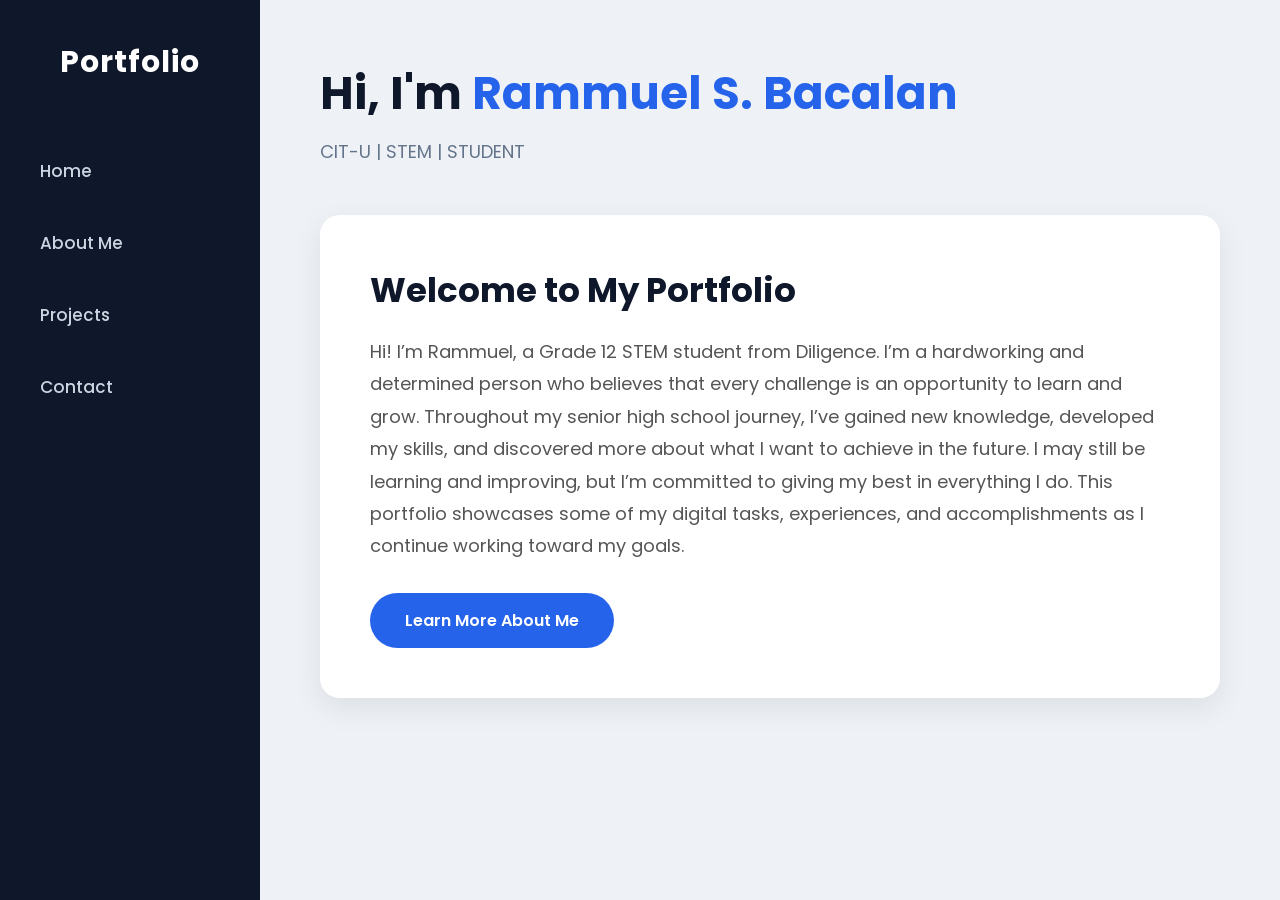
<file: index.html>
<!DOCTYPE html>
<html lang="en">

<head>
    <meta charset="UTF-8">
    <meta name="viewport" content="width=device-width, initial-scale=1.0">

    <title>My Portfolio | Home</title>

    <link rel="stylesheet" href="style.css">
</head>

<body>
 <!-- LOADING SCREEN -->
<div id="loader">
    <div class="loader-content">

        <img src="school-logo.png.png"
             alt="CIT-U Logo"
             class="school-logo">
    </div>
</div>

    <!-- =========================
         SIDEBAR
    ========================== -->

    <nav>

        <h2 class="logo">Portfolio</h2>

        <a href="index.html">Home</a>

        <a href="about.html">About Me</a>

        <a href="projects.html">Projects</a>

        <a href="contact.html">Contact</a>

    </nav>


    <!-- =========================
         MAIN CONTENT
    ========================== -->

    <main>

        <header>

            <h1>
                Hi, I'm
                <span>Rammuel S. Bacalan</span>
            </h1>

            <p>CIT-U | STEM | STUDENT</p>

        </header>


        <!-- HERO SECTION -->

        <section class="hero">

            <h2>Welcome to My Portfolio</h2>

            <p>
                Hi! I’m Rammuel, a Grade 12 STEM student from Diligence. I’m a hardworking and determined person who believes that every challenge is an opportunity to learn and grow. Throughout my senior high school journey, I’ve gained new knowledge, developed my skills, and discovered more about what I want to achieve in the future. I may still be learning and improving, but I’m committed to giving my best in everything I do. This portfolio showcases some of my digital tasks, experiences, and accomplishments as I continue working toward my goals.
                
            </p>

            <a href="about.html" class="button">
                Learn More About Me
            </a>

        </section>

    </main>


    <!-- =========================
         LOADING SCREEN SCRIPT
    ========================== -->

    <script>

        window.addEventListener("load", function () {

            const loader = document.getElementById("loader");

            setTimeout(function () {

                loader.classList.add("hidden");

            }, 500);

        });

    </script>

</body>

</html>
</file>
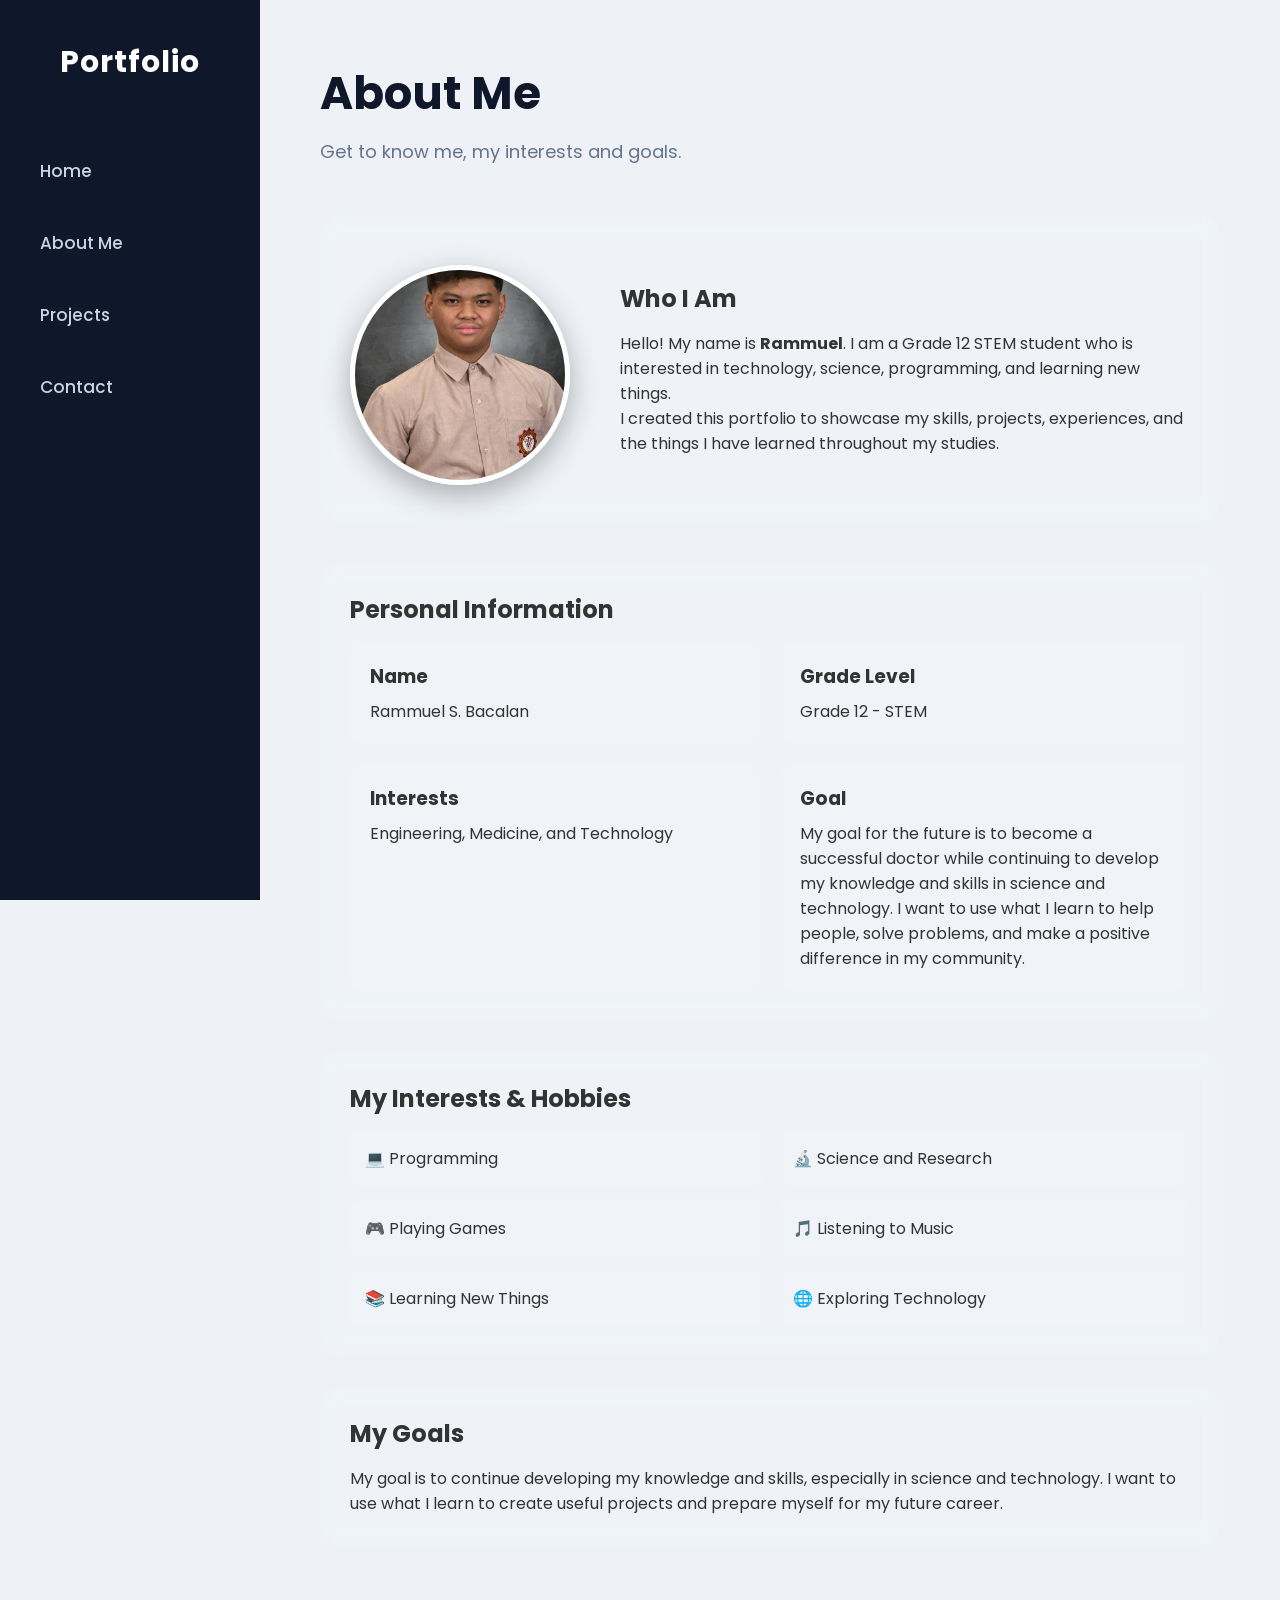
<file: about.html>
<!DOCTYPE html>
<html lang="en">
<head>
    <meta charset="UTF-8">
    <meta name="viewport" content="width=device-width, initial-scale=1.0">
    <title>About Me</title>
    <link rel="stylesheet" href="style.css">
</head>

<body>

    <body>

   <body>

    <!-- LOADING SCREEN -->
    <div id="loader">

        <div class="loader-content">

            <img src="school-logo.png.png"
                 alt="CIT-U Logo"
                 class="school-logo">

            <h2>Welcome to My Portfolio</h2>

            <p>Loading...</p>

        </div>

    </div>

    <!-- YOUR ABOUT PAGE CONTENT -->
    </div>

    <!-- YOUR NAVIGATION STARTS HERE -->
    <nav>
        <h2 class="logo">Portfolio</h2>

        <a href="index.html">Home</a>
        <a href="about.html">About Me</a>
        <a href="projects.html">Projects</a>
        <a href="contact.html">Contact</a>
    </nav>

    <main>

        <header>
            <h1>About Me</h1>
            <p>Get to know me, my interests and goals.</p>
        </header>

        <!-- Profile Section -->
        <section class="profile">

            <div class="profile-image">
                <img src="profile.png.jpg" alt="My Profile Photo">
            </div>

            <div class="profile-info">
                <h2>Who I Am</h2>

                <p>
                    Hello! My name is <strong>Rammuel</strong>. I am a Grade 12
                    STEM student who is interested in technology, science,
                    programming, and learning new things.
                </p>

                <p>
                    I created this portfolio to showcase my skills, projects,
                    experiences, and the things I have learned throughout my
                    studies.
                </p>
            </div>

        </section>

        <!-- Personal Information -->
        <section class="about-card">

            <h2>Personal Information</h2>

            <div class="info-grid">

                <div>
                    <h3>Name</h3>
                    <p>Rammuel S. Bacalan</p>
                </div>

                <div>
                    <h3>Grade Level</h3>
                    <p>Grade 12 - STEM</p>
                </div>

                <div>
                    <h3>Interests</h3>
                    <p>Engineering, Medicine, and Technology</p>
                </div>

                <div>
                    <h3>Goal</h3>
                    <p>My goal for the future is to become a successful doctor while continuing to develop my knowledge and skills in science and technology. I want to use what I learn to help people, solve problems, and make a positive difference in my community.</p>
                </div>

            </div>

        </section>

        <!-- Hobbies -->
        <section class="about-card">

            <h2>My Interests & Hobbies</h2>

            <ul class="hobbies">
                <li>💻 Programming</li>
                <li>🔬 Science and Research</li>
                <li>🎮 Playing Games</li>
                <li>🎵 Listening to Music</li>
                <li>📚 Learning New Things</li>
                <li>🌐 Exploring Technology</li>
            </ul>

        </section>

        <!-- Future Goals -->
        <section class="about-card">

            <h2>My Goals</h2>

            <p>
                My goal is to continue developing my knowledge and skills,
                especially in science and technology. I want to use what I
                learn to create useful projects and prepare myself for my
                future career.
            </p>

        </section>

    </main>
    <script>
    setTimeout(function() {
        document.getElementById("loader").classList.add("hidden");
    }, 500);
</script>


</body>
</html>
</file>
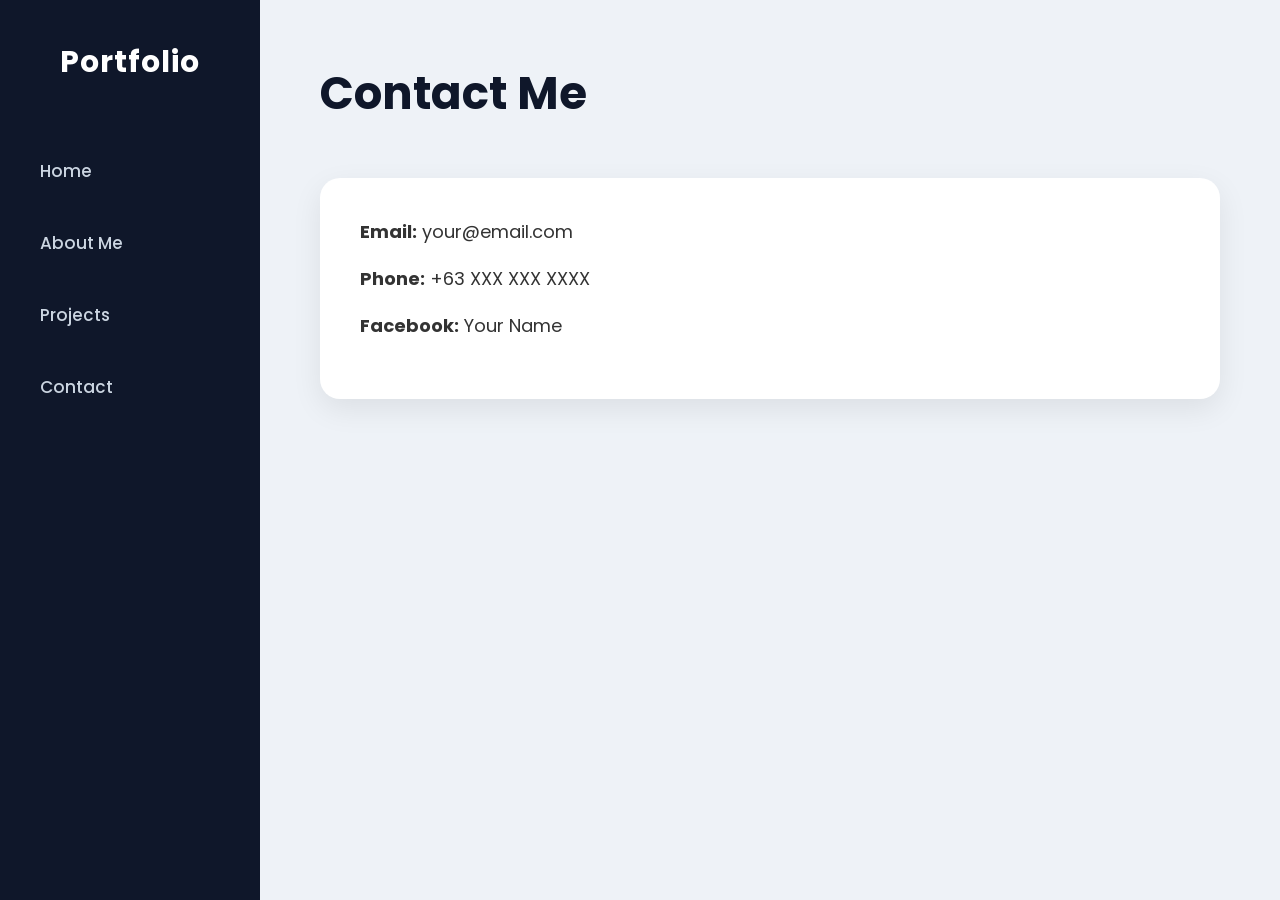
<file: contacts.html>
<!DOCTYPE html>
<html lang="en">
<head>
    <meta charset="UTF-8">
    <meta name="viewport" content="width=device-width, initial-scale=1.0">
    <title>Contact</title>
    <link rel="stylesheet" href="style.css">
</head>
<body>

   <body>

    <!-- LOADING SCREEN -->
    <div id="loader">

        <div class="loader-content">

            <img src="school-logo.png.png"
                 alt="CIT-U Logo"
                 class="school-logo">

            <h2>Welcome to My Portfolio</h2>

            <p>Loading...</p>

        </div>

    </div>

    <!-- YOUR ABOUT PAGE CONTENT -->

    <nav>
        <h2 class="logo">Portfolio</h2>

        <a href="index.html">Home</a>
        <a href="about.html">About Me</a>
        <a href="projects.html">Projects</a>
        <a href="contact.html">Contact</a>
    </nav>

    <main>

        <header>
            <h1>Contact Me</h1>
        </header>

        <section class="contact-info">

            <p><strong>Email:</strong> your@email.com</p>
            <p><strong>Phone:</strong> +63 XXX XXX XXXX</p>
            <p><strong>Facebook:</strong> Your Name</p>

        </section>

    </main>
    <script>
    setTimeout(function() {
        document.getElementById("loader").classList.add("hidden");
    }, 500);
</script>


</body>
</html>
</file>
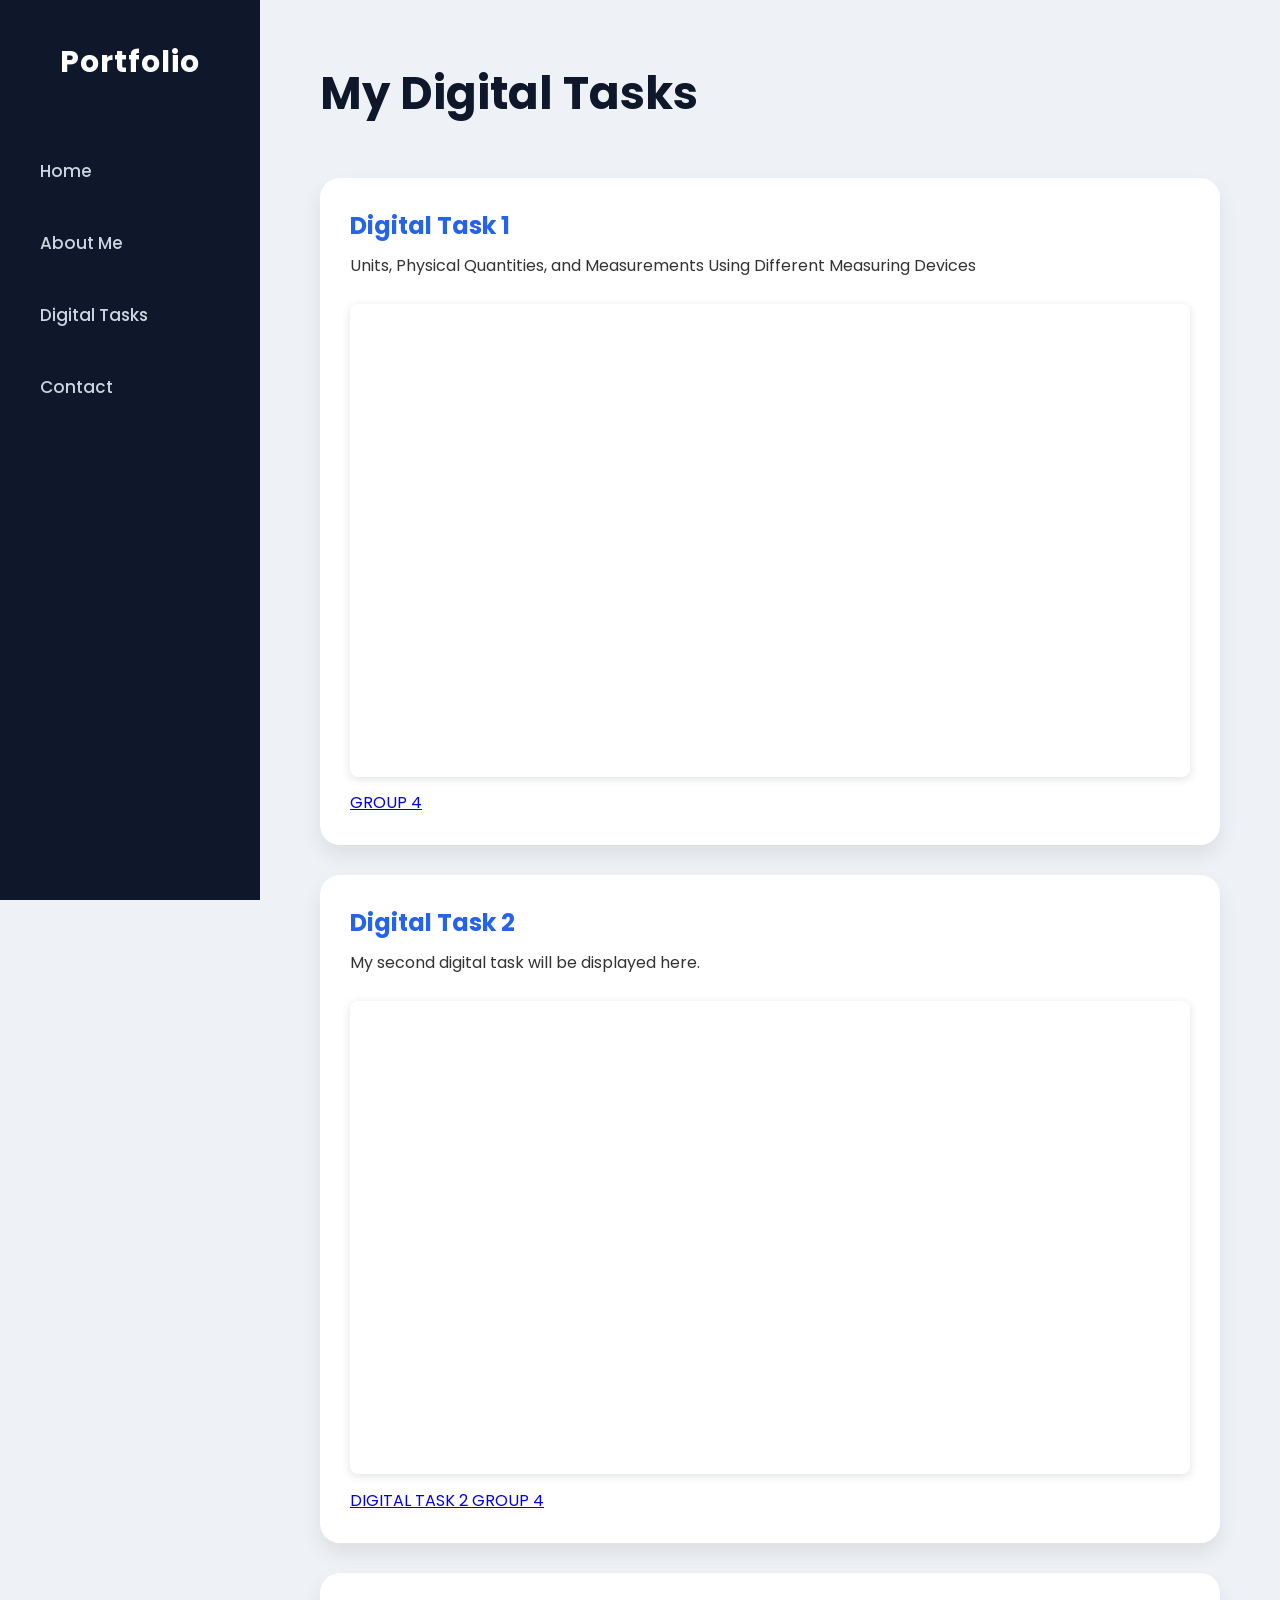
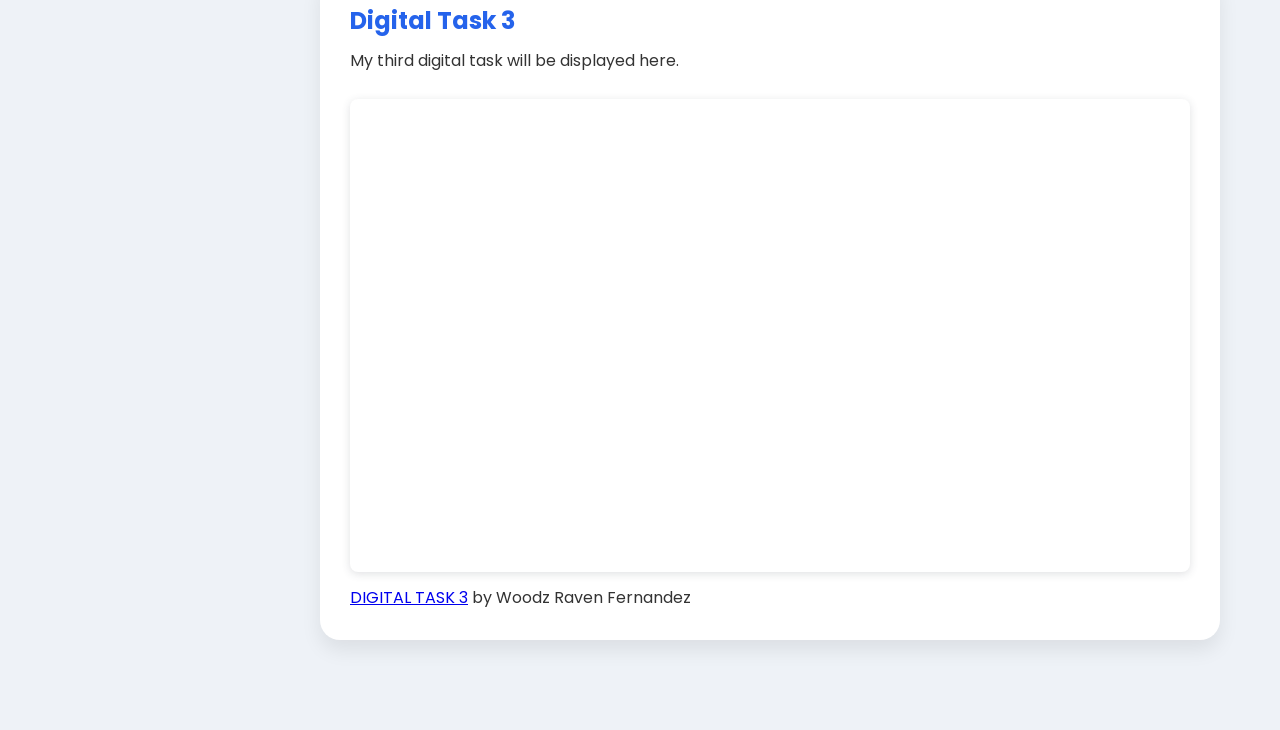
<file: projects.html>
<!DOCTYPE html>

<html lang="en">
<head>
    <meta charset="UTF-8">
    <meta name="viewport" content="width=device-width, initial-scale=1.0">
    <title>Digital Tasks</title>
    <link rel="stylesheet" href="style.css">
</head>
<body>

    <!-- LOADING SCREEN -->
    <div id="loader">

        <div class="loader-content">

            <img src="school-logo.png.png"
                 alt="CIT-U Logo"
                 class="school-logo">

            <h2>Welcome to My Portfolio</h2>

            <p>Loading...</p>

        </div>

    </div>

    <!-- YOUR ABOUT PAGE CONTENT -->

    <!-- YOUR NAVIGATION STARTS HERE -->
<nav>
    <h2 class="logo">Portfolio</h2>

    <a href="index.html">Home</a>
    <a href="about.html">About Me</a>
    <a href="projects.html">Digital Tasks</a>
    <a href="contact.html">Contact</a>
</nav>

<main>

    <header>
        <h1>My Digital Tasks</h1>
    </header>

    <section>

        <div class="card">
    <h2>Digital Task 1</h2>
    <p>Units, Physical Quantities, and Measurements Using Different Measuring Devices</p>

    <div style="position: relative; width: 100%; height: 0; padding-top: 56.2500%;
 padding-bottom: 0; box-shadow: 0 2px 8px 0 rgba(63,69,81,0.16); margin-top: 1.6em; margin-bottom: 0.9em; overflow: hidden;
 border-radius: 8px; will-change: transform;">
  <iframe loading="lazy" style="position: absolute; width: 100%; height: 100%; top: 0; left: 0; border: none; padding: 0;margin: 0;"
    src="https://www.canva.com/design/DAHTgj31btw/9HrjfWmAP3WzZ2MwK3_rww/view?embed" allowfullscreen="allowfullscreen" allow="fullscreen">
  </iframe>
</div>
<a href="https:&#x2F;&#x2F;www.canva.com&#x2F;design&#x2F;DAHTgj31btw&#x2F;9HrjfWmAP3WzZ2MwK3_rww&#x2F;view?utm_content=DAHTgj31btw&amp;utm_campaign=designshare&amp;utm_medium=embeds&amp;utm_source=link" target="_blank" rel="noopener">GROUP 4</a>
</div>

        <div class="card">
            <h2>Digital Task 2</h2>
            <p>My second digital task will be displayed here.</p>
            <div style="position: relative; width: 100%; height: 0; padding-top: 56.2500%;
 padding-bottom: 0; box-shadow: 0 2px 8px 0 rgba(63,69,81,0.16); margin-top: 1.6em; margin-bottom: 0.9em; overflow: hidden;
 border-radius: 8px; will-change: transform;">
  <iframe loading="lazy" style="position: absolute; width: 100%; height: 100%; top: 0; left: 0; border: none; padding: 0;margin: 0;"
    src="https://www.canva.com/design/DAHWHbR90Io/YYz2VswfXRWg5jI_al_8HA/view?embed" allowfullscreen="allowfullscreen" allow="fullscreen">
  </iframe>
</div>
<a href="https:&#x2F;&#x2F;www.canva.com&#x2F;design&#x2F;DAHWHbR90Io&#x2F;YYz2VswfXRWg5jI_al_8HA&#x2F;view?utm_content=DAHWHbR90Io&amp;utm_campaign=designshare&amp;utm_medium=embeds&amp;utm_source=link" target="_blank" rel="noopener">DIGITAL TASK 2 GROUP 4</a> 
        </div>

        <div class="card">
            <h2>Digital Task 3</h2>
            <p>My third digital task will be displayed here.</p>
            <div style="position: relative; width: 100%; height: 0; padding-top: 56.2500%;
 padding-bottom: 0; box-shadow: 0 2px 8px 0 rgba(63,69,81,0.16); margin-top: 1.6em; margin-bottom: 0.9em; overflow: hidden;
 border-radius: 8px; will-change: transform;">
  <iframe loading="lazy" style="position: absolute; width: 100%; height: 100%; top: 0; left: 0; border: none; padding: 0;margin: 0;"
    src="https://www.canva.com/design/DAHa-Ho0ykc/f1RdHbB47JLpA41V12YW1w/view?embed" allowfullscreen="allowfullscreen" allow="fullscreen">
  </iframe>
</div>
<a href="https:&#x2F;&#x2F;www.canva.com&#x2F;design&#x2F;DAHa-Ho0ykc&#x2F;f1RdHbB47JLpA41V12YW1w&#x2F;view?utm_content=DAHa-Ho0ykc&amp;utm_campaign=designshare&amp;utm_medium=embeds&amp;utm_source=link" target="_blank" rel="noopener">DIGITAL TASK 3</a> by Woodz Raven Fernandez
   </div>
    </section>

</main>

<script>
    setTimeout(function() {
        document.getElementById("loader").classList.add("hidden");
    }, 500);
</script>


</body>
</html>
</file>
<file: style.css>
/* ==========================
   GOOGLE FONT
========================== */
@import url('https://fonts.googleapis.com/css2?family=Poppins:wght@300;400;500;600;700&display=swap');

/* ==========================
   RESET
========================== */
*{
    margin:0;
    padding:0;
    box-sizing:border-box;
    font-family:'Poppins',sans-serif;
}

body{
    background:#eef2f7;
    color:#333;
}

/* ==========================
   SIDEBAR
========================== */
nav{
    position:fixed;
    left:0;
    top:0;
    width:260px;
    height:100vh;
    background:#0f172a;
    display:flex;
    flex-direction:column;
    align-items:center;
    padding-top:40px;
}

.logo{
    color:white;
    font-size:30px;
    margin-bottom:50px;
    letter-spacing:1px;
}

nav a{
    width:85%;
    text-decoration:none;
    color:#cbd5e1;
    padding:15px 20px;
    margin:8px 0;
    border-radius:12px;
    font-size:17px;
    font-weight:500;
    transition:.3s;
}

nav a:hover{
    background:#2563eb;
    color:white;
    transform:translateX(8px);
}

/* Highlight current page (optional) */
nav a.active{
    background:#2563eb;
    color:white;
}

/* ==========================
   MAIN CONTENT
========================== */
main{
    margin-left:260px;
    min-height:100vh;
    padding:50px;
}

/* ==========================
   HEADER
========================== */
header{
    margin-bottom:50px;
}

header h1{
    font-size:45px;
    color:#0f172a;
}

header span{
    color:#2563eb;
}

header p{
    margin-top:10px;
    color:#64748b;
    font-size:18px;
}

/* ==========================
   HERO
========================== */
.hero{
    background:white;
    padding:50px;
    border-radius:20px;
    box-shadow:0 10px 30px rgba(0,0,0,.08);
}

.hero h2{
    font-size:34px;
    margin-bottom:20px;
    color:#0f172a;
}

.hero p{
    color:#555;
    line-height:1.8;
    font-size:18px;
}

/* ==========================
   BUTTON
========================== */
.button{
    display:inline-block;
    margin-top:30px;
    text-decoration:none;
    background:#2563eb;
    color:white;
    padding:15px 35px;
    border-radius:30px;
    font-weight:600;
    transition:.3s;
}

.button:hover{
    background:#1d4ed8;
    transform:translateY(-3px);
}

/* ==========================
   CARDS
========================== */
.card{
    background:white;
    padding:30px;
    margin-bottom:30px;
    border-radius:20px;
    box-shadow:0 10px 20px rgba(0,0,0,.08);
    transition:.3s;
}

.card:hover{
    transform:translateY(-8px);
    box-shadow:0 15px 30px rgba(0,0,0,.15);
}

.card h2{
    color:#2563eb;
    margin-bottom:10px;
}

/* ABOUT ME PAGE */

.profile {
    display: flex;
    align-items: center;
    gap: 50px;
    margin: 40px 0;
    padding: 30px;
    background: rgba(255, 255, 255, 0.08);
    border-radius: 20px;
    backdrop-filter: blur(10px);
}

.profile-image img {
    width: 220px;
    height: 220px;
    object-fit: cover;
    border-radius: 50%;
    border: 5px solid white;
    box-shadow: 0 10px 30px rgba(0, 0, 0, 0.3);
    margin-top: 20px;

}

.profile-info {
    flex: 1;
}

.profile-info h2,
.about-card h2 {
    margin-bottom: 15px;
}

.about-card {
    margin: 30px 0;
    padding: 30px;
    background: rgba(255, 255, 255, 0.08);
    border-radius: 20px;
    backdrop-filter: blur(10px);
}

.info-grid {
    display: grid;
    grid-template-columns: repeat(2, 1fr);
    gap: 20px;
}

.info-grid div,
.skill {
    padding: 20px;
    border-radius: 15px;
    background: rgba(255, 255, 255, 0.08);
}

.info-grid h3,
.skill h3 {
    margin-bottom: 8px;
}

.skills {
    display: grid;
    grid-template-columns: repeat(2, 1fr);
    gap: 20px;
}

.hobbies {
    display: grid;
    grid-template-columns: repeat(2, 1fr);
    gap: 15px;
    padding: 0;
    list-style: none;
}

.hobbies li {
    padding: 15px;
    background: rgba(255, 255, 255, 0.08);
    border-radius: 10px;
}

/* MOBILE */
@media (max-width: 700px) {

    .profile {
        flex-direction: column;
        text-align: center;
    }

    .info-grid,
    .skills,
    .hobbies {
        grid-template-columns: 1fr;
    }

    .profile-image img {
        width: 180px;
        height: 180px;
    }
}
/* ==========================
   CONTACT
========================== */
.contact-info{
    background:white;
    padding:40px;
    border-radius:20px;
    box-shadow:0 10px 30px rgba(0,0,0,.08);
}

.contact-info p{
    margin-bottom:20px;
    font-size:18px;
}

/* ==============================
   LOADING SCREEN
============================== */

#loader {
    position: fixed;
    inset: 0;

    background: #0f172a;

    display: flex;
    justify-content: center;
    align-items: center;

    z-index: 99999;

    transition: opacity 0.8s ease,
                visibility 0.8s ease;
}

#loader.hidden {
    opacity: 0;
    visibility: hidden;
}


/* LOADING CONTENT */

.loader-content {
    text-align: center;
    color: white;
}


/* CIT-U LOGO */

.school-logo {
    width: 180px;
    height: 180px;

    object-fit: contain;

    display: block;
    margin: 0 auto 25px;

    animation: pulseLogo 1.6s ease-in-out infinite;
}


/* PULSING EFFECT */

@keyframes pulseLogo {

    0% {
        transform: scale(1);
        filter: drop-shadow(0 0 0px rgba(255,255,255,0.2));
    }

    50% {
        transform: scale(1.12);
        filter: drop-shadow(0 0 25px rgba(255,255,255,0.7));
    }

    100% {
        transform: scale(1);
        filter: drop-shadow(0 0 0px rgba(255,255,255,0.2));
    }
}


/* TEXT */

.card {
    position: relative;
    cursor: pointer;
}

.card-link {
    position: absolute;
    inset: 0;
    z-index: 10;
}

/* ========================================
   RESPONSIVE DESIGN
   Works on PC, Laptop, Tablet & Phone
======================================== */

/* ---------- Large Screens ---------- */
@media (min-width: 1200px) {

    main {
        margin-left: 260px;
        padding: 60px;
    }

    nav {
        width: 260px;
    }

}


/* ---------- Tablets ---------- */
@media (max-width: 900px) {

    nav {
        width: 200px;
    }

    main {
        margin-left: 200px;
        padding: 35px;
    }

    header h1 {
        font-size: 36px;
    }

    .hero h2 {
        font-size: 28px;
    }

}


/* ---------- Phones ---------- */
@media (max-width: 600px) {

    /* Sidebar becomes a top menu */
    nav {
        position: relative;
        width: 100%;
        height: auto;

        display: flex;
        flex-direction: row;
        flex-wrap: wrap;

        justify-content: center;

        padding: 15px 10px;
    }

    /* Portfolio logo */
    .logo {
        width: 100%;
        text-align: center;
        margin-bottom: 10px;
        font-size: 24px;
    }

    /* Navigation links */
    nav a {
        width: auto;
        padding: 10px 12px;
        margin: 3px;
        font-size: 14px;
    }

    nav a:hover {
        transform: none;
    }

    /* Main content */
    main {
        margin-left: 0;
        width: 100%;
        padding: 25px 15px;
    }

    /* Header */
    header {
        text-align: center;
        margin-bottom: 30px;
    }

    header h1 {
        font-size: 30px;
        line-height: 1.3;
    }

    header p {
        font-size: 15px;
    }

    /* Hero */
    .hero {
        padding: 25px 20px;
        text-align: center;
    }

    .hero h2 {
        font-size: 25px;
    }

    .hero p {
        font-size: 15px;
    }

    /* Button */
    .button {
        padding: 12px 22px;
        font-size: 14px;
    }

    /* Project cards */
    .card {
        padding: 20px;
    }

    .card h2 {
        font-size: 21px;
    }

    .card p {
        font-size: 14px;
    }

    /* Contact */
    .contact-info {
        padding: 25px 20px;
    }

}


/* ---------- Very Small Phones ---------- */
@media (max-width: 400px) {

    nav a {
        font-size: 12px;
        padding: 8px 9px;
    }

    header h1 {
        font-size: 25px;
    }

    .hero h2 {
        font-size: 22px;
    }

    .hero p {
        font-size: 14px;
    }

}
/* =========================================
   CANVA PRESENTATION
========================================= */

.canva-container {
    position: relative;

    width: 100%;

    aspect-ratio: 16 / 9;

    margin-top: 20px;
    margin-bottom: 20px;

    overflow: hidden;

    border-radius: 10px;

    box-shadow: 0 2px 8px rgba(63, 69, 81, 0.16);

    background: #ffffff;
}


/* Canva iframe */

.canva-container iframe {
    position: absolute;

    top: 0;
    left: 0;

    width: 100%;
    height: 100%;

    border: none;
}


/* =========================================
   CANVA LINK
========================================= */

.canva-link {
    display: inline-block;

    padding: 10px 20px;

    background: #2563eb;

    color: white;

    text-decoration: none;

    border-radius: 8px;

    font-weight: 500;

    transition: 0.3s;
}


.canva-link:hover {
    background: #1d4ed8;

    transform: translateY(-2px);
}


/* =========================================
   MOBILE RESPONSIVE
========================================= */

@media (max-width: 600px) {

    .canva-container {

        /*
         * On phones the presentation
         * gets more vertical space.
         */

        aspect-ratio: 9 / 16;

    }

    .canva-link {

        width: 100%;

        text-align: center;

    }

}
</file>
